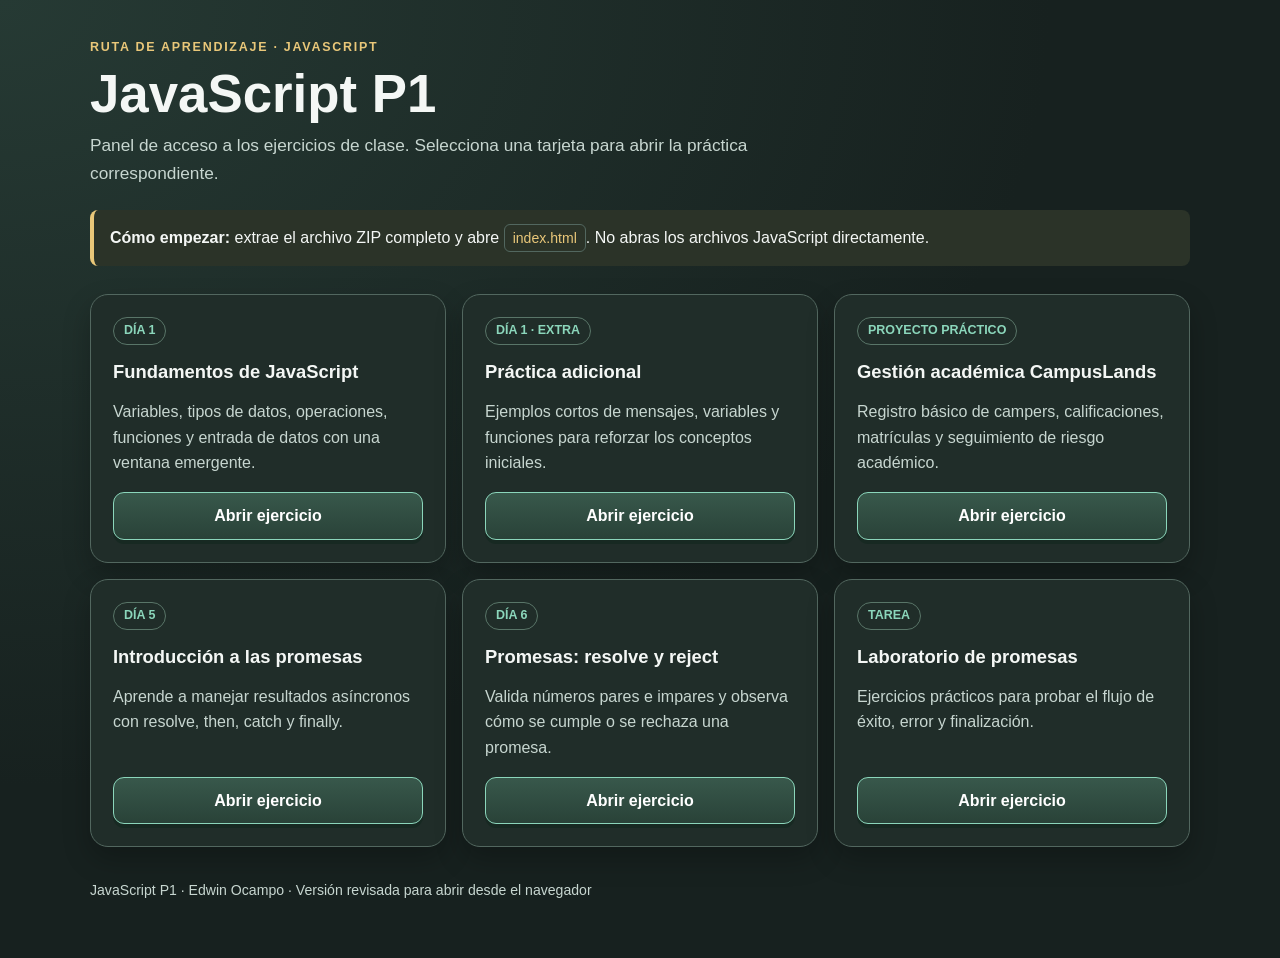
<file: index.html>
<!doctype html>
<html lang="es">
<head>
  <meta charset="utf-8">
  <meta name="viewport" content="width=device-width, initial-scale=1">
  <title>JavaScript P1 · Edwin Ocampo</title>
  <link rel="stylesheet" href="recursos/estilos.css">
</head>
<body>
  <main class="wrap">
    <div class="topline">Ruta de aprendizaje · JavaScript</div>
    <h1>JavaScript P1</h1>
    <p class="lead">Panel de acceso a los ejercicios de clase. Selecciona una tarjeta para abrir la práctica correspondiente.</p>
    <div class="note"><strong>Cómo empezar:</strong> extrae el archivo ZIP completo y abre <span class="pill">index.html</span>. No abras los archivos JavaScript directamente.</div>
    <section class="grid" aria-label="Ejercicios disponibles">
      <article class="card">
        <span class="tag">DÍA 1</span><h2>Fundamentos de JavaScript</h2>
        <p>Variables, tipos de datos, operaciones, funciones y entrada de datos con una ventana emergente.</p>
        <a class="btn" href="DIA1/index.html">Abrir ejercicio</a>
      </article>
      <article class="card">
        <span class="tag">DÍA 1 · EXTRA</span><h2>Práctica adicional</h2>
        <p>Ejemplos cortos de mensajes, variables y funciones para reforzar los conceptos iniciales.</p>
        <a class="btn" href="DIA1/Script/Index.html">Abrir ejercicio</a>
      </article>
      <article class="card">
        <span class="tag">PROYECTO PRÁCTICO</span><h2>Gestión académica CampusLands</h2>
        <p>Registro básico de campers, calificaciones, matrículas y seguimiento de riesgo académico.</p>
        <a class="btn" href="DIA1/Ejercicio-de-practica/index.html">Abrir ejercicio</a>
      </article>
      <article class="card">
        <span class="tag">DÍA 5</span><h2>Introducción a las promesas</h2>
        <p>Aprende a manejar resultados asíncronos con resolve, then, catch y finally.</p>
        <a class="btn" href="DIA5/index.html">Abrir ejercicio</a>
      </article>
      <article class="card">
        <span class="tag">DÍA 6</span><h2>Promesas: resolve y reject</h2>
        <p>Valida números pares e impares y observa cómo se cumple o se rechaza una promesa.</p>
        <a class="btn" href="DIA6/index.html">Abrir ejercicio</a>
      </article>
      <article class="card">
        <span class="tag">TAREA</span><h2>Laboratorio de promesas</h2>
        <p>Ejercicios prácticos para probar el flujo de éxito, error y finalización.</p>
        <a class="btn" href="Tarea/index.html">Abrir ejercicio</a>
      </article>
    </section>
    <footer>JavaScript P1 · Edwin Ocampo · Versión revisada para abrir desde el navegador</footer>
  </main>
</body>
</html>
</file>
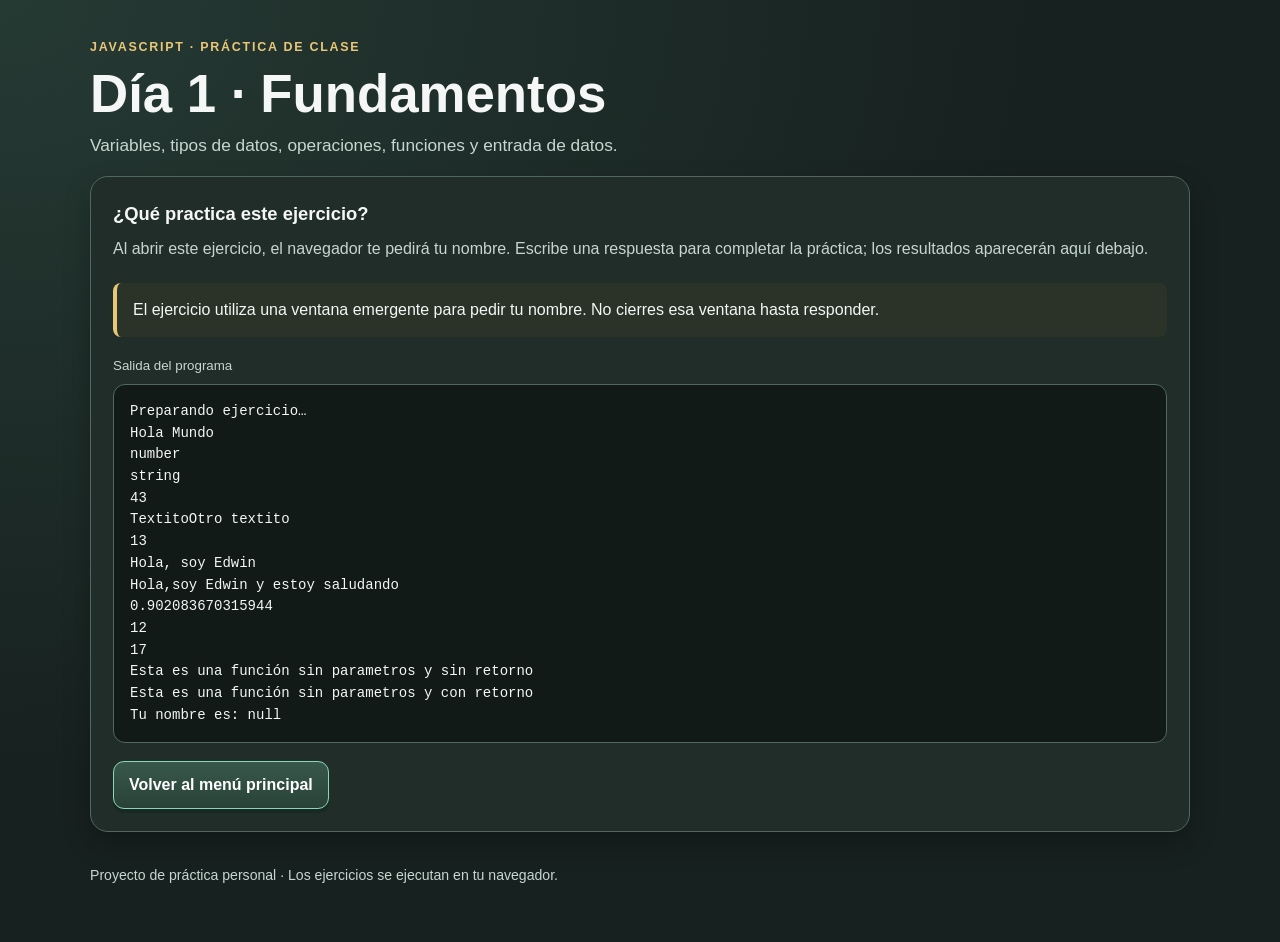
<file: DIA1/index.html>
<!doctype html>
<html lang="es">
<head>
  <meta charset="utf-8">
  <meta name="viewport" content="width=device-width, initial-scale=1">
  <title>Día 1 · Fundamentos | JavaScript P1</title>
  <link rel="stylesheet" href="../recursos/estilos.css">
  <script src="../recursos/consola.js" defer></script>
  <script src="./scripts/script.js" defer></script>
</head>
<body>
  <main class="wrap">
    <div class="topline">JavaScript · Práctica de clase</div>
    <h1>Día 1 · Fundamentos</h1>
    <p class="lead">Variables, tipos de datos, operaciones, funciones y entrada de datos.</p>
    <section class="panel">
      <h2>¿Qué practica este ejercicio?</h2>
      <p>Al abrir este ejercicio, el navegador te pedirá tu nombre. Escribe una respuesta para completar la práctica; los resultados aparecerán aquí debajo.</p>
      <div class="note">El ejercicio utiliza una ventana emergente para pedir tu nombre. No cierres esa ventana hasta responder.</div>
      <div class="console">
        <small>Salida del programa</small>
        <pre id="salida-consola" aria-live="polite">Preparando ejercicio…</pre>
      </div>
      <div class="actions"><a class="btn" href="../index.html">Volver al menú principal</a></div>
    </section>
    <footer>Proyecto de práctica personal · Los ejercicios se ejecutan en tu navegador.</footer>
  </main>
</body>
</html>
</file>
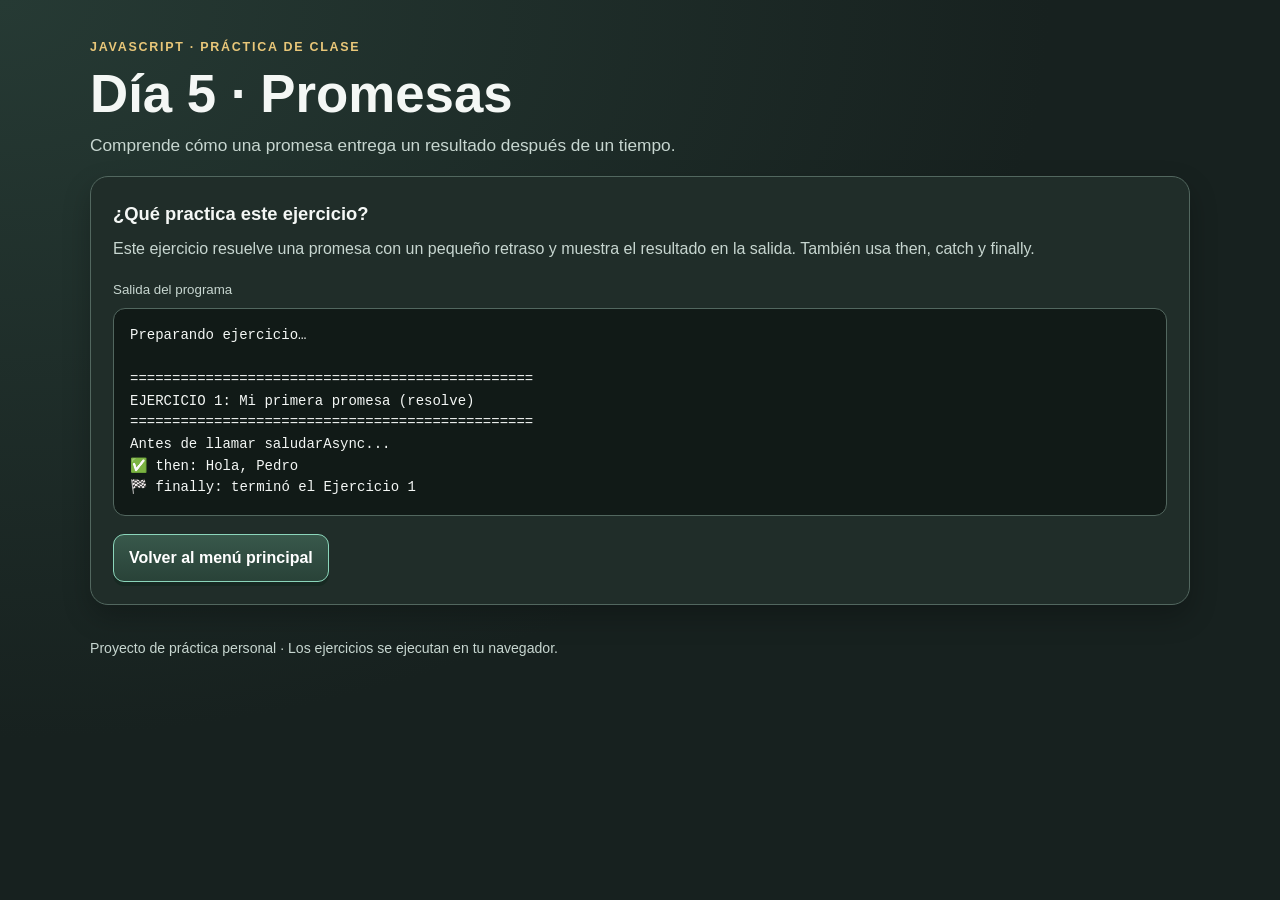
<file: DIA5/index.html>
<!doctype html>
<html lang="es">
<head>
  <meta charset="utf-8">
  <meta name="viewport" content="width=device-width, initial-scale=1">
  <title>Día 5 · Promesas | JavaScript P1</title>
  <link rel="stylesheet" href="../recursos/estilos.css">
  <script src="../recursos/consola.js" defer></script>
  <script src="./script.js" defer></script>
</head>
<body>
  <main class="wrap">
    <div class="topline">JavaScript · Práctica de clase</div>
    <h1>Día 5 · Promesas</h1>
    <p class="lead">Comprende cómo una promesa entrega un resultado después de un tiempo.</p>
    <section class="panel">
      <h2>¿Qué practica este ejercicio?</h2>
      <p>Este ejercicio resuelve una promesa con un pequeño retraso y muestra el resultado en la salida. También usa then, catch y finally.</p>
      
      <div class="console">
        <small>Salida del programa</small>
        <pre id="salida-consola" aria-live="polite">Preparando ejercicio…</pre>
      </div>
      <div class="actions"><a class="btn" href="../index.html">Volver al menú principal</a></div>
    </section>
    <footer>Proyecto de práctica personal · Los ejercicios se ejecutan en tu navegador.</footer>
  </main>
</body>
</html>
</file>
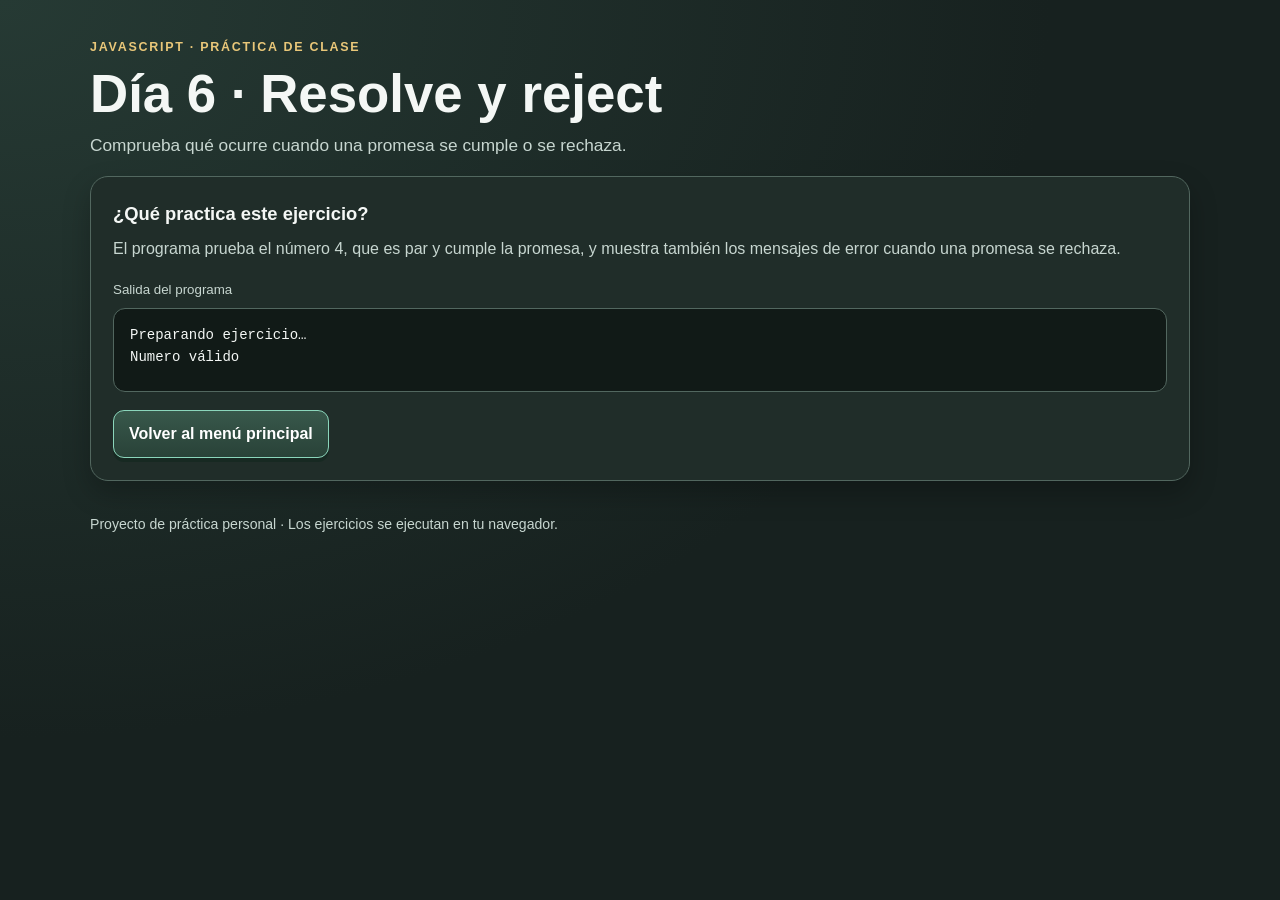
<file: DIA6/INDEX.HTML>
<!doctype html>
<html lang="es">
<head>
  <meta charset="utf-8">
  <meta name="viewport" content="width=device-width, initial-scale=1">
  <title>Día 6 · Resolve y reject | JavaScript P1</title>
  <link rel="stylesheet" href="../recursos/estilos.css">
  <script src="../recursos/consola.js" defer></script>
  <script src="./script.js" defer></script>
</head>
<body>
  <main class="wrap">
    <div class="topline">JavaScript · Práctica de clase</div>
    <h1>Día 6 · Resolve y reject</h1>
    <p class="lead">Comprueba qué ocurre cuando una promesa se cumple o se rechaza.</p>
    <section class="panel">
      <h2>¿Qué practica este ejercicio?</h2>
      <p>El programa prueba el número 4, que es par y cumple la promesa, y muestra también los mensajes de error cuando una promesa se rechaza.</p>
      
      <div class="console">
        <small>Salida del programa</small>
        <pre id="salida-consola" aria-live="polite">Preparando ejercicio…</pre>
      </div>
      <div class="actions"><a class="btn" href="../index.html">Volver al menú principal</a></div>
    </section>
    <footer>Proyecto de práctica personal · Los ejercicios se ejecutan en tu navegador.</footer>
  </main>
</body>
</html>
</file>
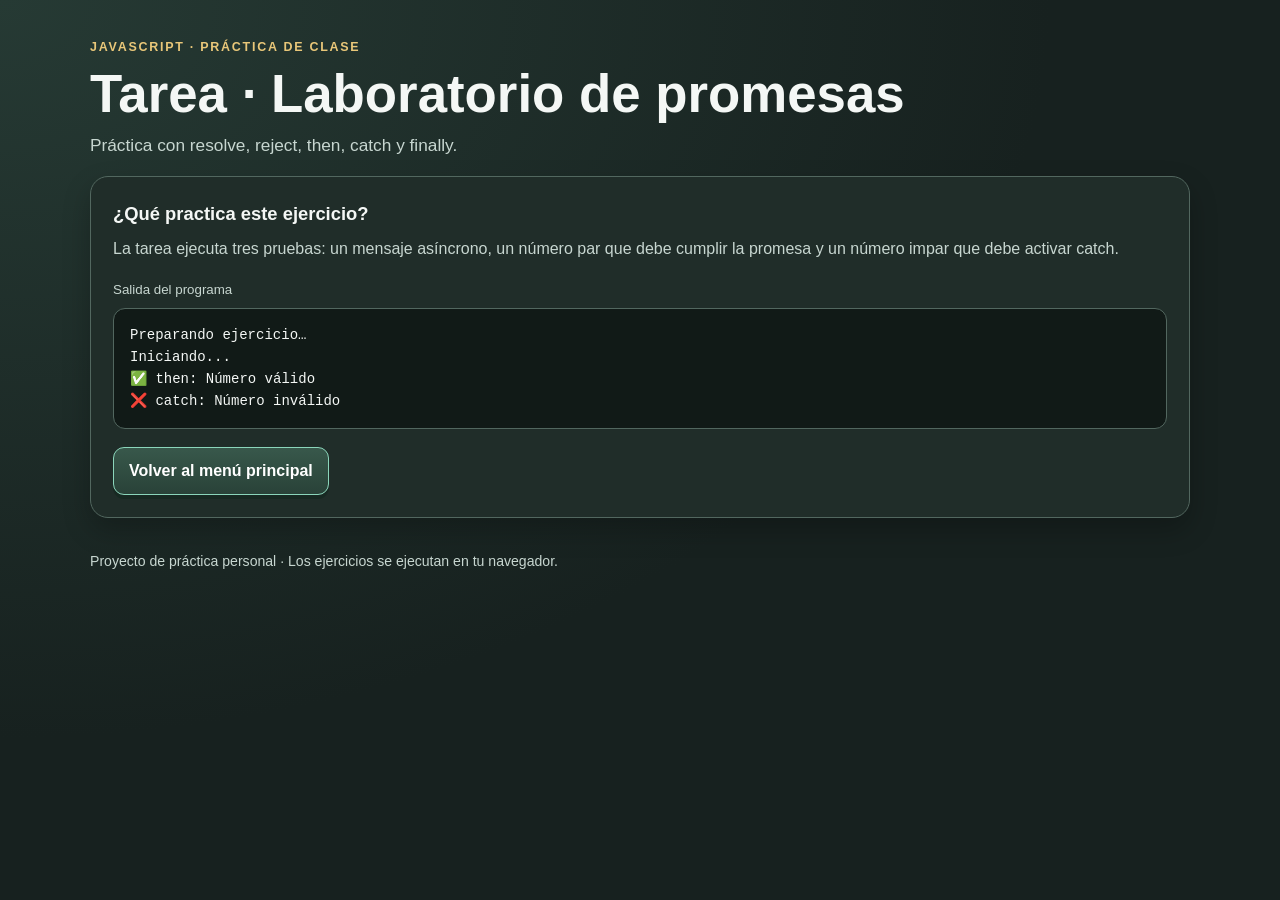
<file: Tarea/index.html>
<!doctype html>
<html lang="es">
<head>
  <meta charset="utf-8">
  <meta name="viewport" content="width=device-width, initial-scale=1">
  <title>Tarea · Laboratorio de promesas | JavaScript P1</title>
  <link rel="stylesheet" href="../recursos/estilos.css">
  <script src="../recursos/consola.js" defer></script>
  <script src="./ejercicio.js" defer></script>
</head>
<body>
  <main class="wrap">
    <div class="topline">JavaScript · Práctica de clase</div>
    <h1>Tarea · Laboratorio de promesas</h1>
    <p class="lead">Práctica con resolve, reject, then, catch y finally.</p>
    <section class="panel">
      <h2>¿Qué practica este ejercicio?</h2>
      <p>La tarea ejecuta tres pruebas: un mensaje asíncrono, un número par que debe cumplir la promesa y un número impar que debe activar catch.</p>
      
      <div class="console">
        <small>Salida del programa</small>
        <pre id="salida-consola" aria-live="polite">Preparando ejercicio…</pre>
      </div>
      <div class="actions"><a class="btn" href="../index.html">Volver al menú principal</a></div>
    </section>
    <footer>Proyecto de práctica personal · Los ejercicios se ejecutan en tu navegador.</footer>
  </main>
</body>
</html>
</file>
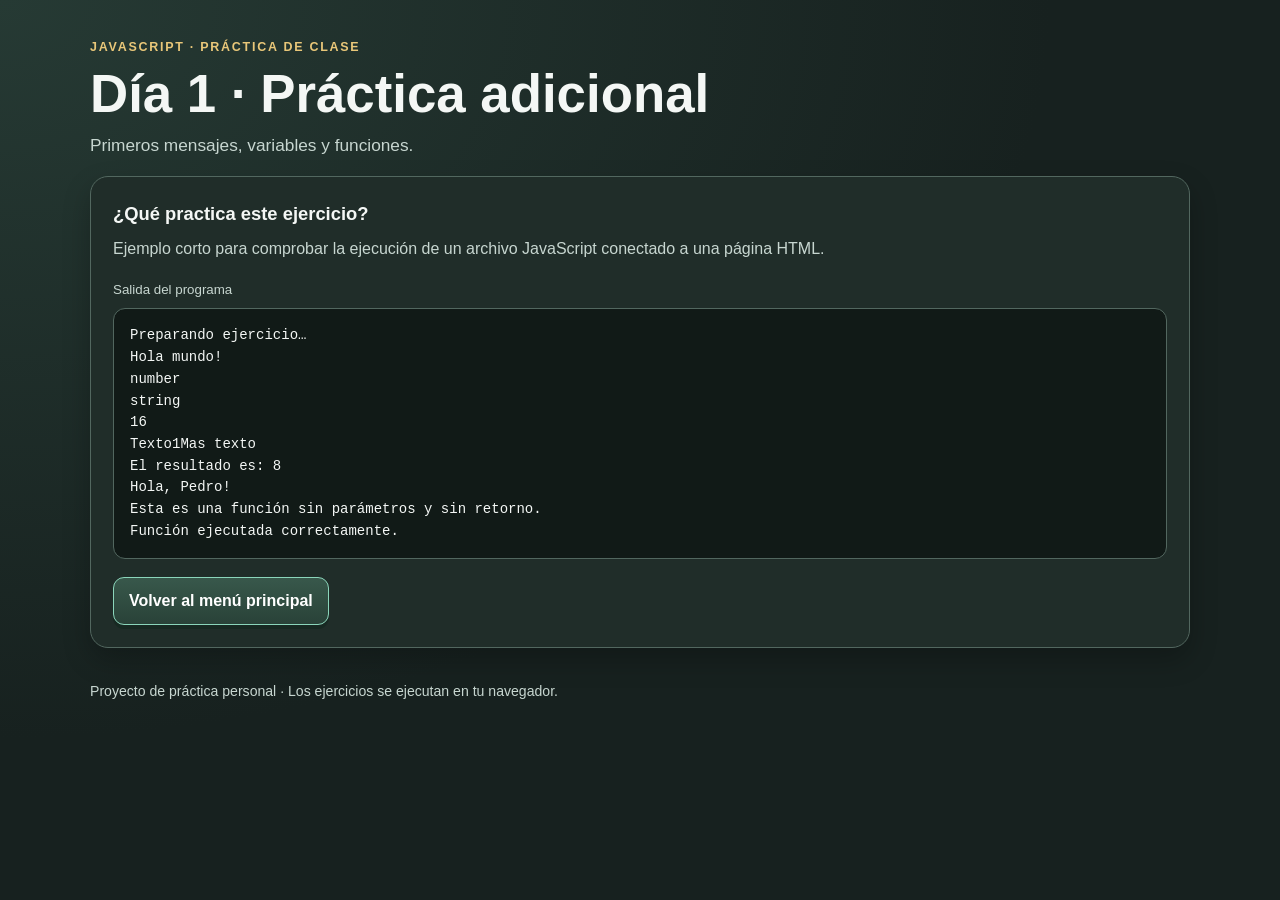
<file: DIA1/Script/Index.html>
<!doctype html>
<html lang="es">
<head>
  <meta charset="utf-8">
  <meta name="viewport" content="width=device-width, initial-scale=1">
  <title>Día 1 · Práctica adicional | JavaScript P1</title>
  <link rel="stylesheet" href="../../recursos/estilos.css">
  <script src="../../recursos/consola.js" defer></script>
  <script src="./scrip.js" defer></script>
</head>
<body>
  <main class="wrap">
    <div class="topline">JavaScript · Práctica de clase</div>
    <h1>Día 1 · Práctica adicional</h1>
    <p class="lead">Primeros mensajes, variables y funciones.</p>
    <section class="panel">
      <h2>¿Qué practica este ejercicio?</h2>
      <p>Ejemplo corto para comprobar la ejecución de un archivo JavaScript conectado a una página HTML.</p>
      
      <div class="console">
        <small>Salida del programa</small>
        <pre id="salida-consola" aria-live="polite">Preparando ejercicio…</pre>
      </div>
      <div class="actions"><a class="btn" href="../../index.html">Volver al menú principal</a></div>
    </section>
    <footer>Proyecto de práctica personal · Los ejercicios se ejecutan en tu navegador.</footer>
  </main>
</body>
</html>
</file>
<file: recursos/estilos.css>
:root {
  color-scheme: dark;
  --fondo: #17211f;
  --panel: #202d29;
  --panel-2: #293934;
  --texto: #f4f7f5;
  --texto-sec: #c7d6d0;
  --acento: #8bd6bb;
  --oro: #e9c779;
  --borde: #52675f;
  --sombra: 0 12px 28px rgba(0, 0, 0, .24);
}
* { box-sizing: border-box; }
html { min-height: 100%; }
body {
  margin: 0;
  background: radial-gradient(ellipse at top left, #263a34 0, var(--fondo) 58%);
  color: var(--texto);
  font: 16px/1.6 "Segoe UI", Arial, sans-serif;
  min-height: 100vh;
}
a { color: var(--acento); }
a:focus-visible, button:focus-visible { outline: 3px solid var(--oro); outline-offset: 3px; }
.wrap { width: min(1100px, calc(100% - 32px)); margin: 0 auto; padding: 38px 0 56px; }
.topline { color: var(--oro); font-size: .78rem; font-weight: 800; letter-spacing: .14em; text-transform: uppercase; }
h1 { margin: .35rem 0 .6rem; font-size: clamp(2rem, 5vw, 3.3rem); line-height: 1.12; }
h2 { margin: 0 0 .45rem; font-size: 1.15rem; }
p { margin: .35rem 0 1rem; color: var(--texto-sec); }
.lead { max-width: 740px; font-size: 1.08rem; }
.grid { display: grid; grid-template-columns: repeat(auto-fit, minmax(min(100%, 280px), 1fr)); gap: 16px; margin-top: 28px; }
.card, .panel { background: var(--panel); border: 1px solid var(--borde); border-radius: 18px; padding: 22px; box-shadow: var(--sombra); }
.card { display: flex; flex-direction: column; min-height: 210px; }
.card p { flex: 1; }
.tag { display: inline-flex; align-self: flex-start; border: 1px solid #597568; border-radius: 999px; padding: 3px 10px; color: var(--acento); font-size: .78rem; font-weight: 700; margin-bottom: 12px; }
.btn { display: inline-flex; align-items: center; justify-content: center; min-height: 44px; padding: 10px 15px; border: 1px solid #8bd6bb; border-radius: 11px; background: linear-gradient(180deg, #38584b, #294238); color: #fff; font-weight: 800; text-decoration: none; box-shadow: 0 4px 0 #172922; }
.btn:hover { filter: brightness(1.12); transform: translateY(-1px); }
.actions { display: flex; flex-wrap: wrap; gap: 12px; margin-top: 18px; }
.note { margin-top: 22px; padding: 14px 16px; background: #2b3328; border-left: 4px solid var(--oro); border-radius: 8px; color: var(--texto); }
.console { margin-top: 18px; overflow-wrap: anywhere; }
.console pre { margin: 0; min-height: 84px; padding: 16px; background: #111a17; border: 1px solid var(--borde); border-radius: 12px; color: #f4f7f5; white-space: pre-wrap; overflow-wrap: anywhere; font: 14px/1.55 Consolas, "Courier New", monospace; }
.console small { display: block; margin: 0 0 8px; color: var(--texto-sec); }
.pill { display: inline-block; padding: 2px 8px; border: 1px solid var(--borde); border-radius: 6px; color: var(--oro); font-size: .88rem; }
footer { margin-top: 32px; color: var(--texto-sec); font-size: .88rem; }
@media (max-width: 520px) { .wrap { width: min(100% - 22px, 1100px); padding-top: 24px; } .card, .panel { padding: 17px; } }
</file>
